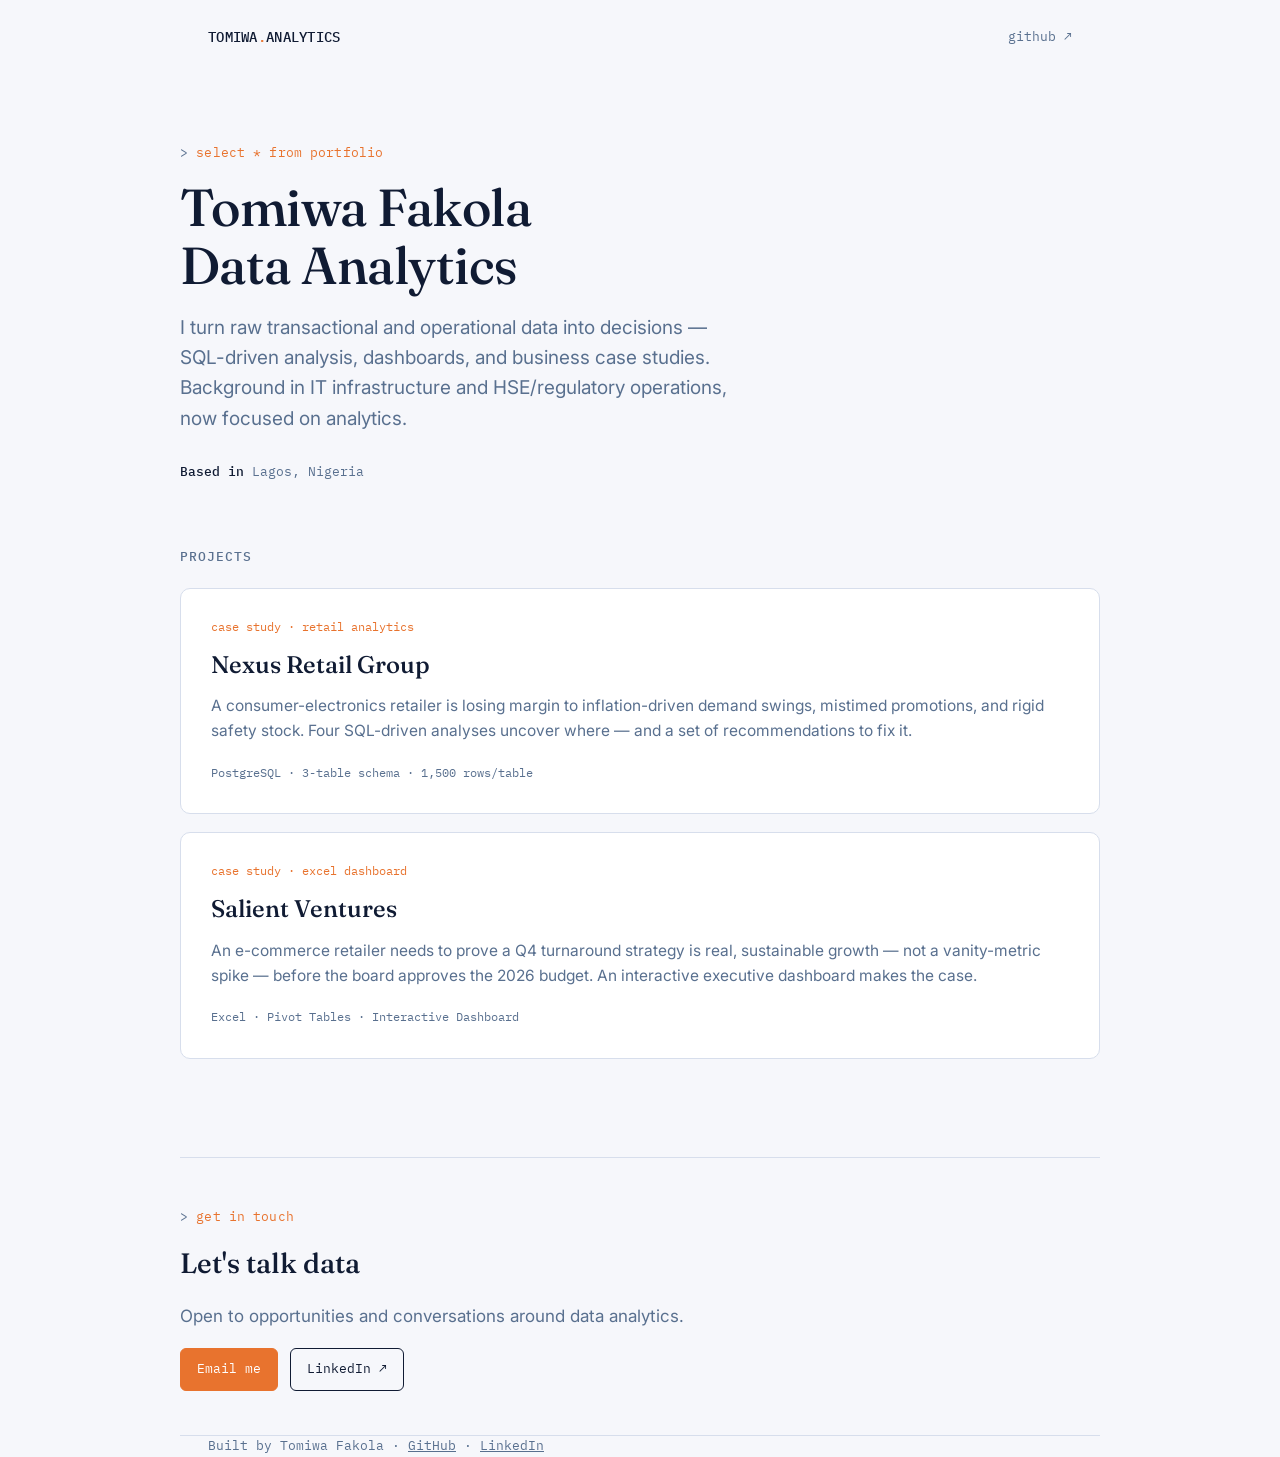
<file: index.html>
<!DOCTYPE html>
<html lang="en">
<head>
<meta charset="UTF-8">
<meta name="viewport" content="width=device-width, initial-scale=1.0">
<title>Tomiwa Fakola — Data Analytics Portfolio</title>
<meta name="description" content="Data analytics portfolio — SQL case studies, dashboards and business insight projects by Tomiwa Fakola.">
<link rel="preconnect" href="https://fonts.googleapis.com">
<link rel="preconnect" href="https://fonts.gstatic.com" crossorigin>
<link rel="stylesheet" href="assets/css/style.css">
<link rel="stylesheet" href="https://fonts.googleapis.com/css2?family=Fraunces:opsz,wght@9..144,400;9..144,500;9..144,600&family=Inter:wght@400;500;600&family=IBM+Plex+Mono:wght@400;500&display=swap" media="print" onload="this.media='all'">
</head>
<body>

<nav class="nav">
  <a class="mark" href="index.html">TOMIWA<span>.</span>ANALYTICS</a>
  <a class="back" href="https://github.com/FakolaTomiwa" id="gh-link">github ↗</a>
</nav>

<header class="hero wrap">
  <span class="tag">select * from portfolio</span>
  <h1>Tomiwa Fakola<br>Data Analytics</h1>
  <p class="lede">I turn raw transactional and operational data into decisions — SQL-driven analysis, dashboards, and business case studies. Background in IT infrastructure and HSE/regulatory operations, now focused on analytics.</p>
  <div class="meta">
    <span><strong>Based in</strong> Lagos, Nigeria</span>
  </div>
</header>

<section class="projects wrap">
  <h2>Projects</h2>

  <a class="card" href="projects/nexus-retail-group.html">
    <span class="card-tag">case study · retail analytics</span>
    <h3>Nexus Retail Group</h3>
    <p>A consumer-electronics retailer is losing margin to inflation-driven demand swings, mistimed promotions, and rigid safety stock. Four SQL-driven analyses uncover where — and a set of recommendations to fix it.</p>
    <span class="stack">PostgreSQL · 3-table schema · 1,500 rows/table</span>
  </a>

  <a class="card" href="projects/salient-ventures.html">
    <span class="card-tag">case study · excel dashboard</span>
    <h3>Salient Ventures</h3>
    <p>An e-commerce retailer needs to prove a Q4 turnaround strategy is real, sustainable growth — not a vanity-metric spike — before the board approves the 2026 budget. An interactive executive dashboard makes the case.</p>
    <span class="stack">Excel · Pivot Tables · Interactive Dashboard</span>
  </a>
</section>

<section class="section wrap" style="border-top:1px solid var(--line);padding-top:44px;">
  <span class="tag">get in touch</span>
  <h2 style="font-family:'Fraunces',serif;font-weight:500;font-size:28px;margin:0 0 16px;">Let's talk data</h2>
  <p style="color:var(--slate);">Open to opportunities and conversations around data analytics.</p>
  <div class="downloads">
    <a class="btn primary" href="mailto:fakolaluwtomiwa78@gmail.com">Email me</a>
    <a class="btn" href="https://www.linkedin.com/in/oluwatomiwa-fakola/">LinkedIn ↗</a>
  </div>
</section>

<footer class="wrap">
  <p>Built by Tomiwa Fakola · <a href="https://github.com/FakolaTomiwa" id="gh-footer">GitHub</a> · <a href="https://www.linkedin.com/in/oluwatomiwa-fakola/">LinkedIn</a></p>
</footer>

</body>
</html>
</file>
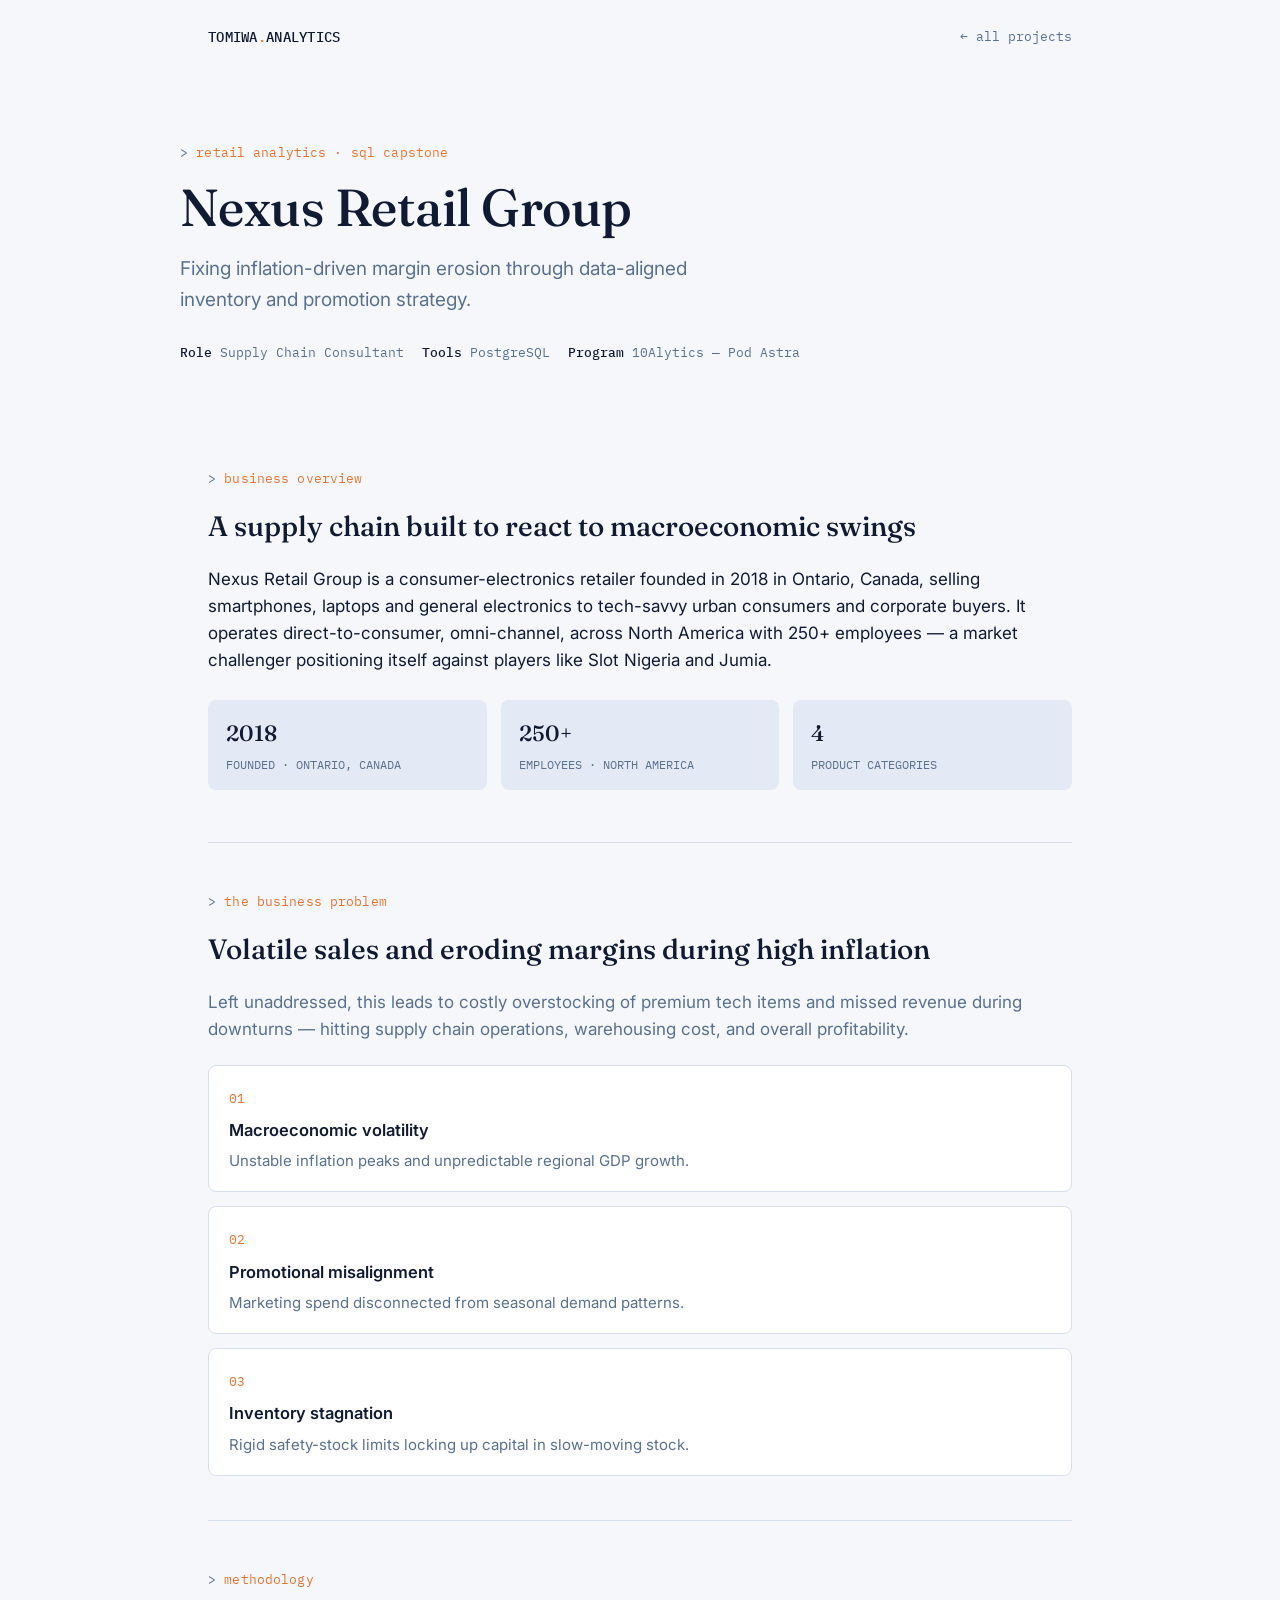
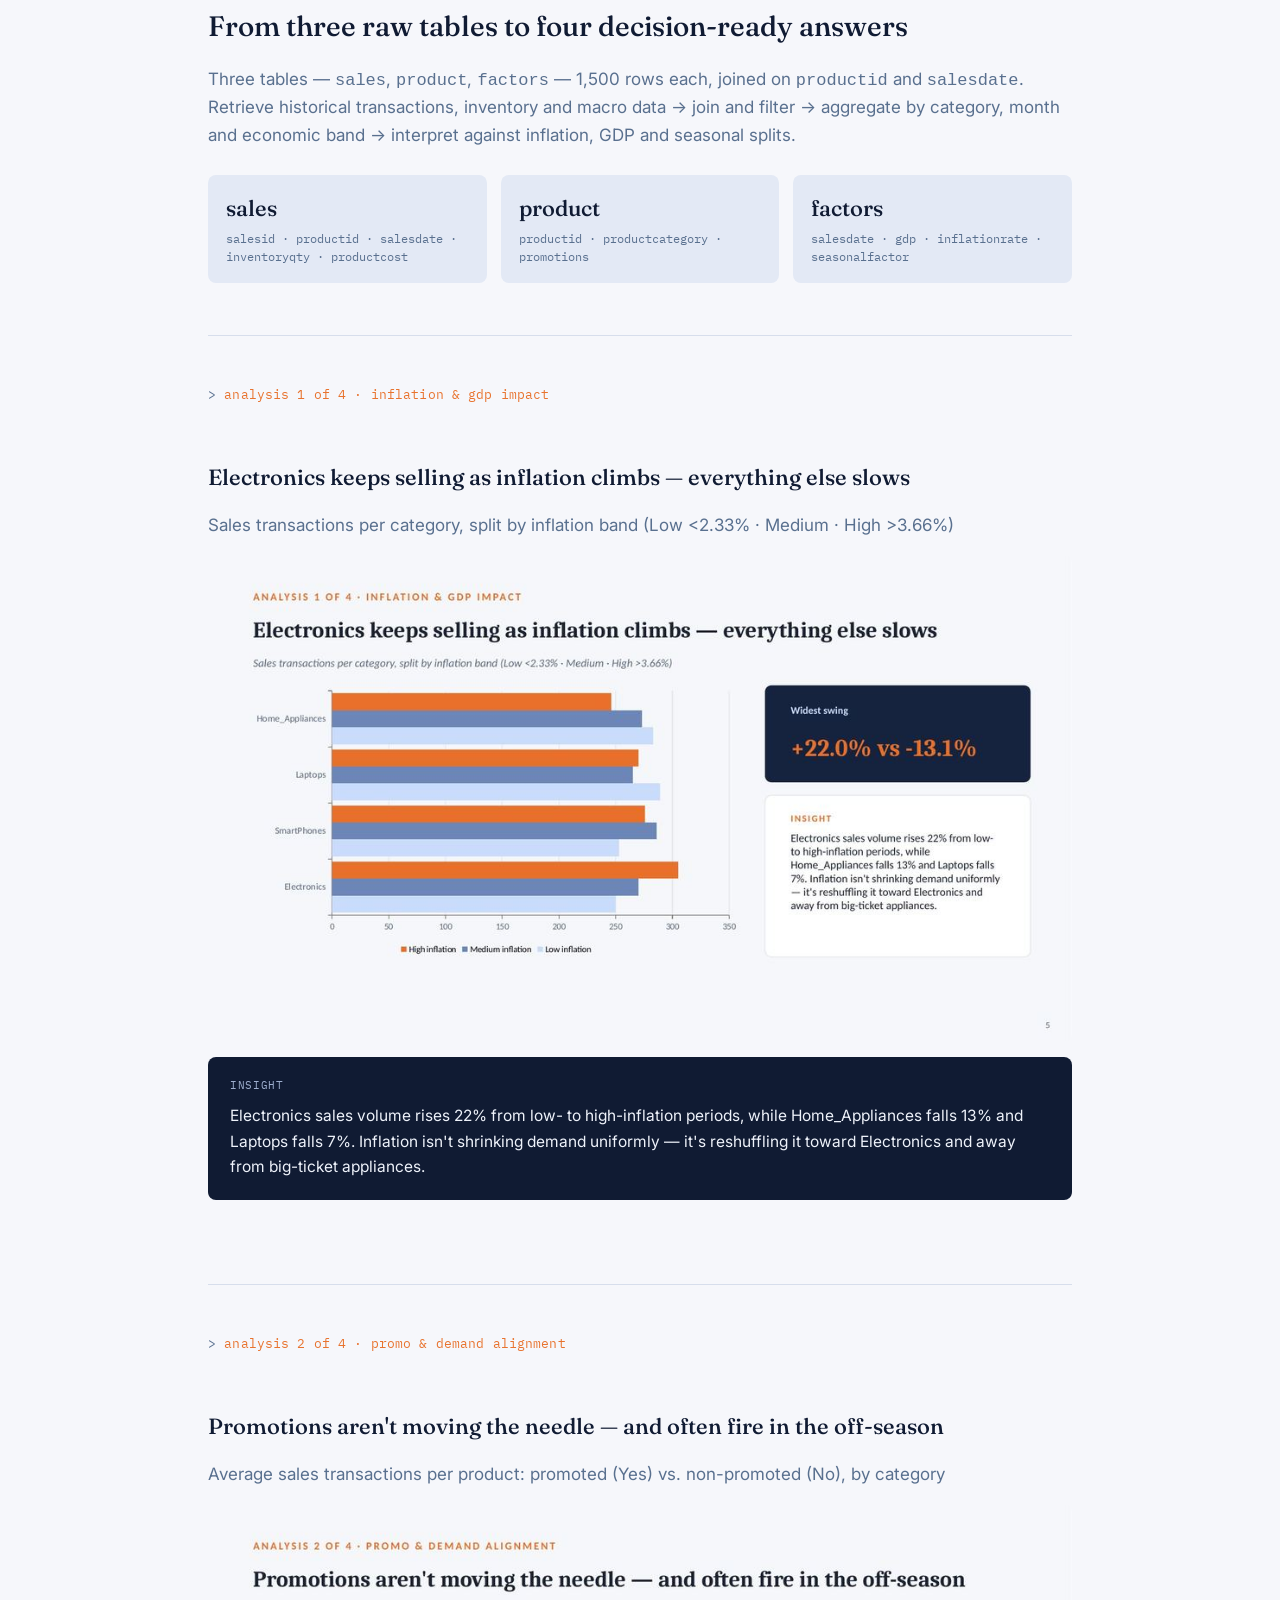
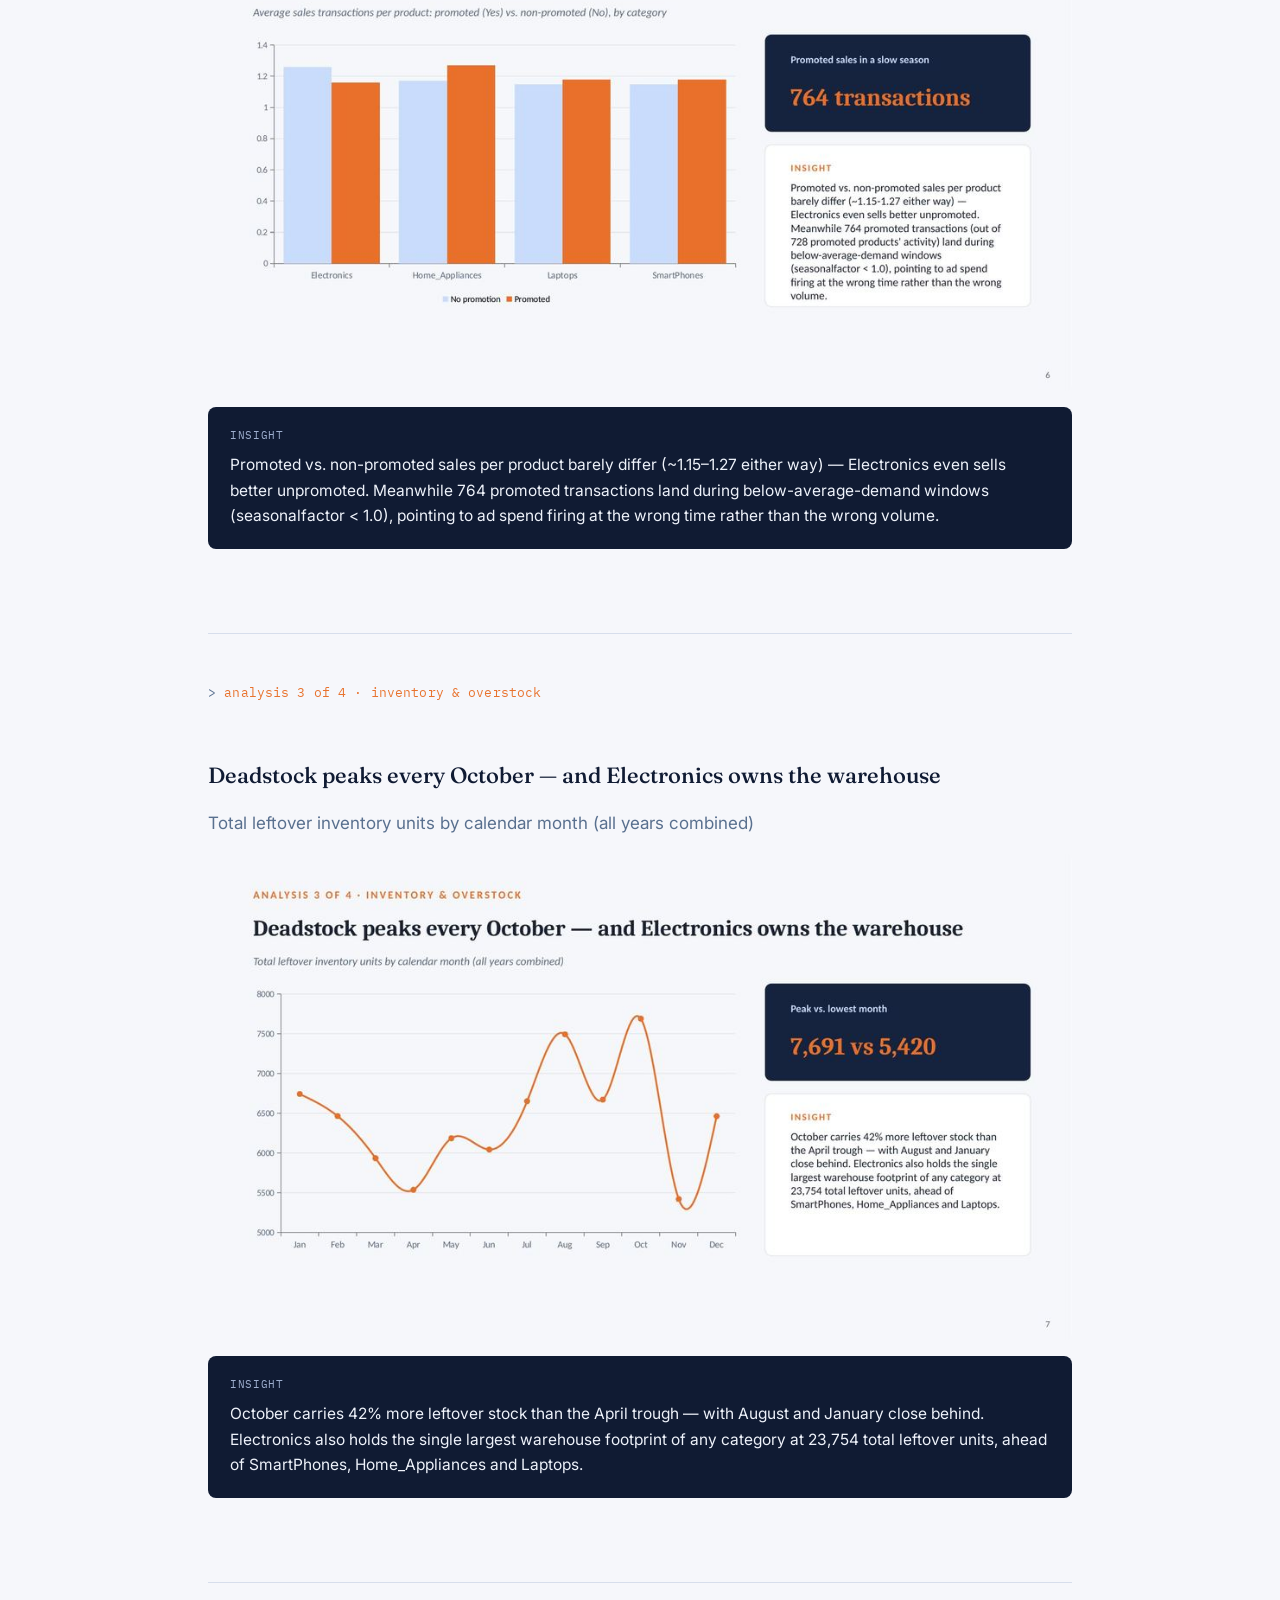
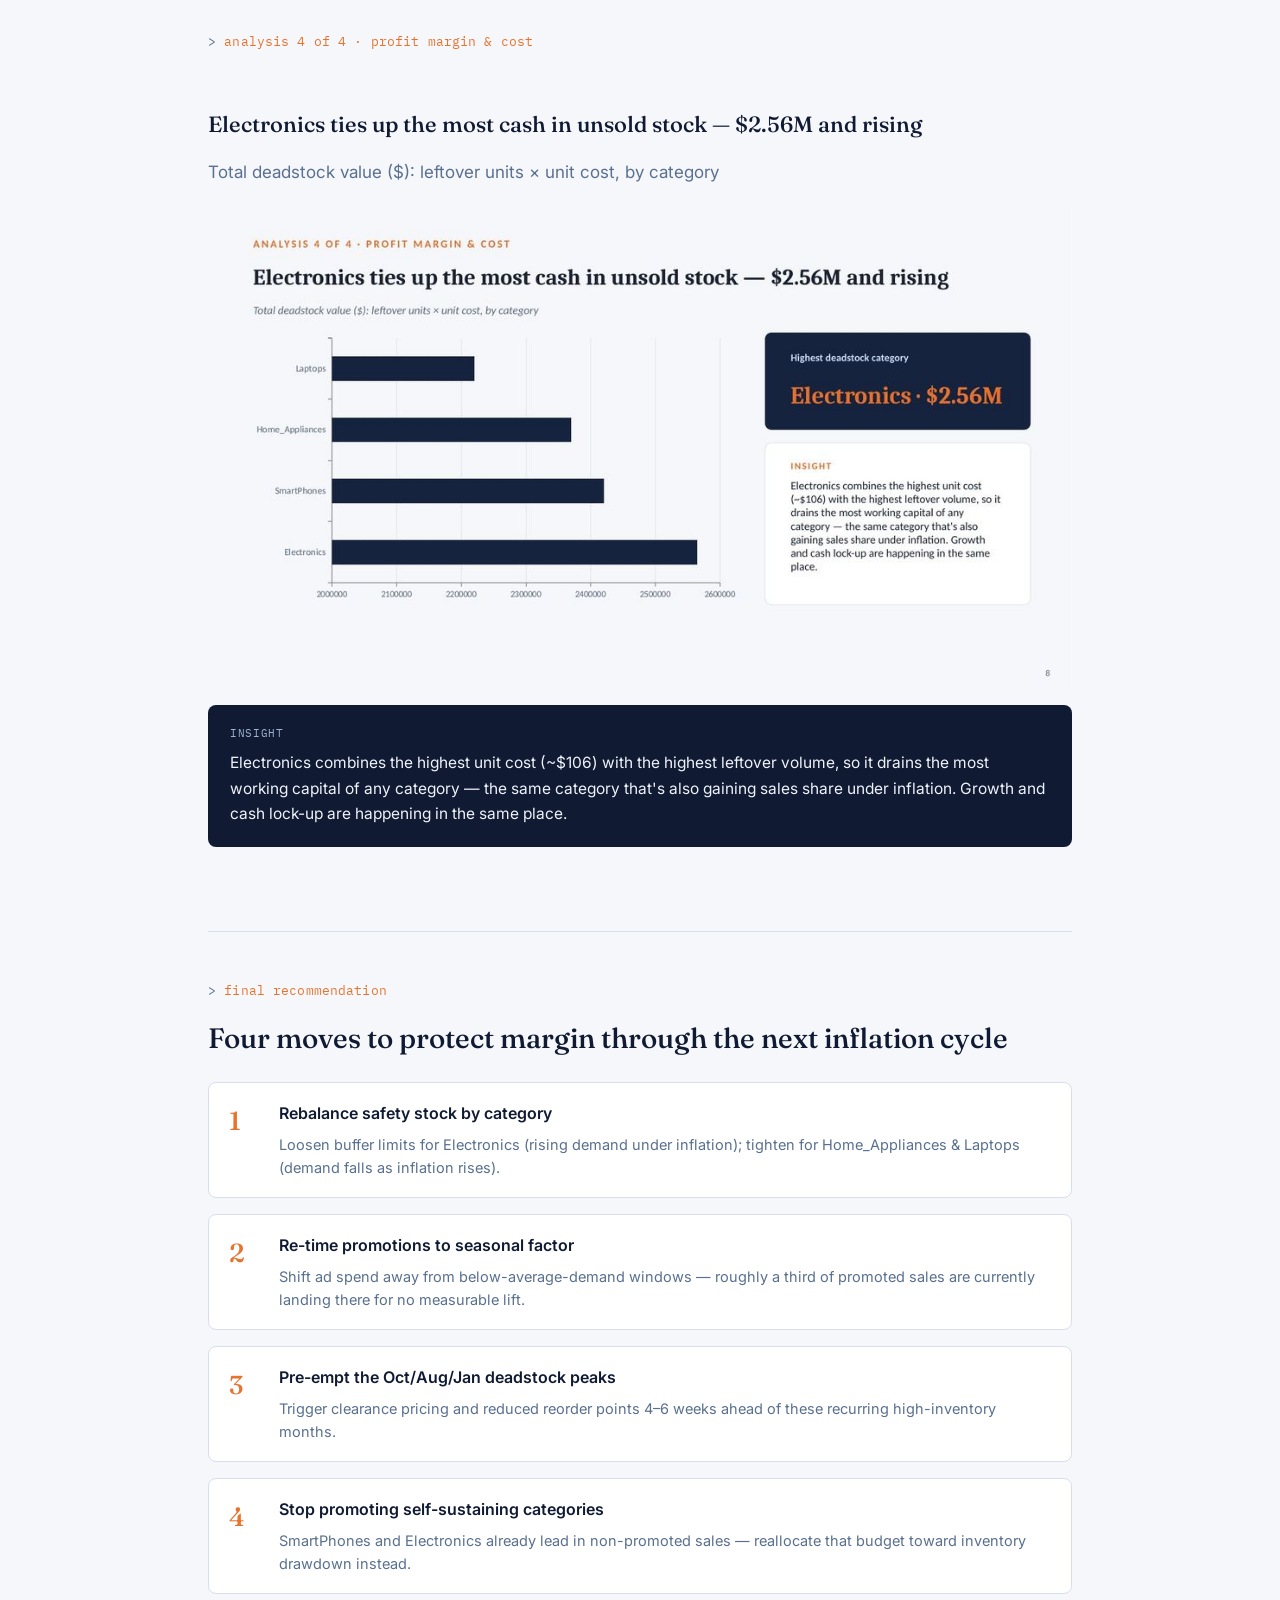
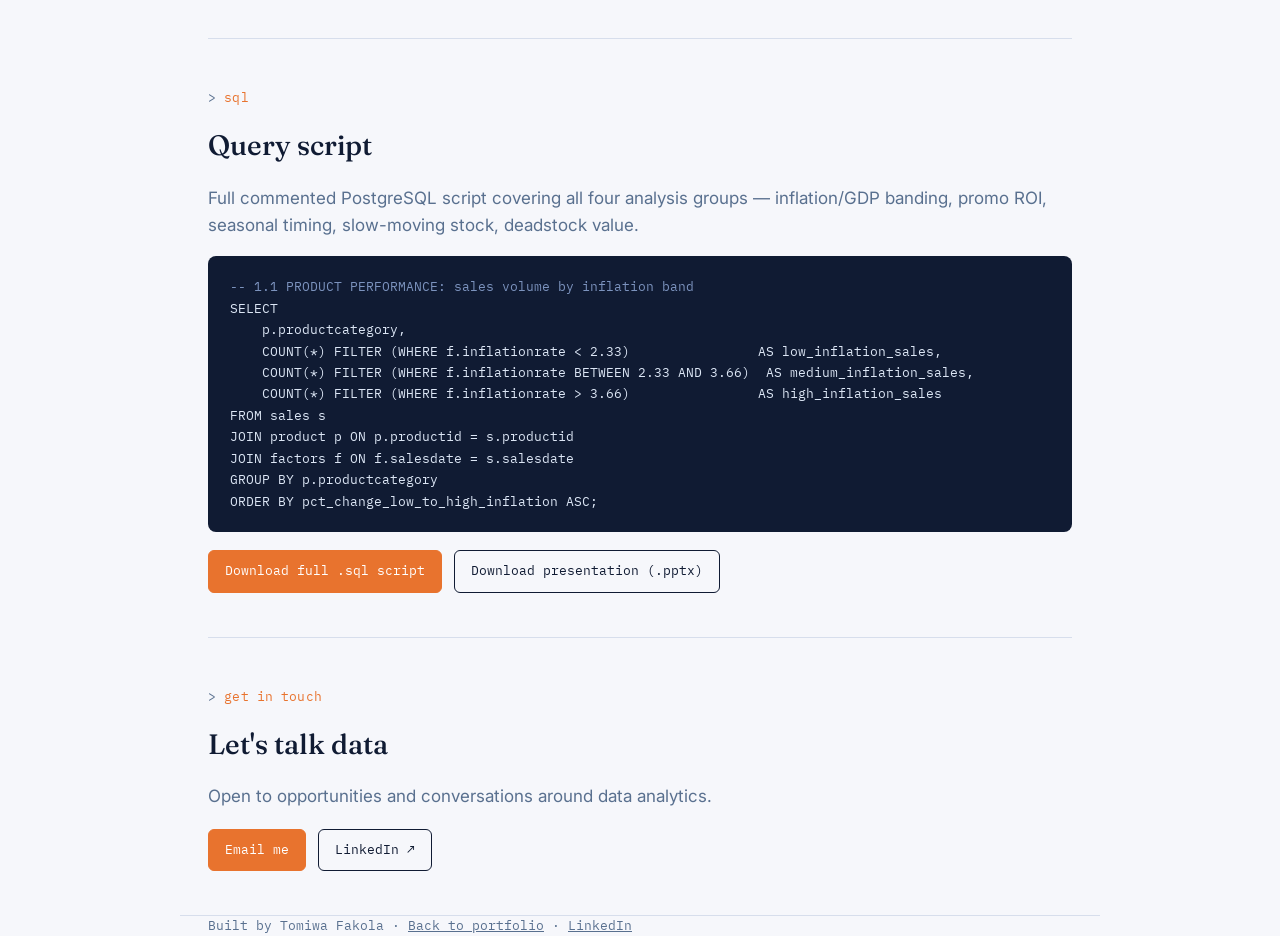
<file: projects/nexus-retail-group.html>
<!DOCTYPE html>
<html lang="en">
<head>
<meta charset="UTF-8">
<meta name="viewport" content="width=device-width, initial-scale=1.0">
<title>Nexus Retail Group — Tomiwa Fakola</title>
<meta name="description" content="SQL capstone case study: diagnosing inflation-driven margin erosion at a consumer electronics retailer using PostgreSQL.">
<link rel="preconnect" href="https://fonts.googleapis.com">
<link rel="preconnect" href="https://fonts.gstatic.com" crossorigin>
<link rel="stylesheet" href="../assets/css/style.css">
<link rel="stylesheet" href="https://fonts.googleapis.com/css2?family=Fraunces:opsz,wght@9..144,400;9..144,500;9..144,600&family=Inter:wght@400;500;600&family=IBM+Plex+Mono:wght@400;500&display=swap" media="print" onload="this.media='all'">
</head>
<body>

<nav class="nav">
  <a class="mark" href="../index.html">TOMIWA<span>.</span>ANALYTICS</a>
  <a class="back" href="../index.html">← all projects</a>
</nav>

<header class="hero wrap">
  <span class="tag">retail analytics · sql capstone</span>
  <h1>Nexus Retail Group</h1>
  <p class="lede">Fixing inflation-driven margin erosion through data-aligned inventory and promotion strategy.</p>
  <div class="meta">
    <span><strong>Role</strong> Supply Chain Consultant</span>
    <span><strong>Tools</strong> PostgreSQL</span>
    <span><strong>Program</strong> 10Alytics — Pod Astra</span>
  </div>
</header>

<main class="wrap">

  <section class="section">
    <span class="tag">business overview</span>
    <h2>A supply chain built to react to macroeconomic swings</h2>
    <p>Nexus Retail Group is a consumer-electronics retailer founded in 2018 in Ontario, Canada, selling smartphones, laptops and general electronics to tech-savvy urban consumers and corporate buyers. It operates direct-to-consumer, omni-channel, across North America with 250+ employees — a market challenger positioning itself against players like Slot Nigeria and Jumia.</p>
    <div class="stats">
      <div class="stat"><div class="num">2018</div><div class="lbl">FOUNDED · ONTARIO, CANADA</div></div>
      <div class="stat"><div class="num">250+</div><div class="lbl">EMPLOYEES · NORTH AMERICA</div></div>
      <div class="stat"><div class="num">4</div><div class="lbl">PRODUCT CATEGORIES</div></div>
    </div>
  </section>

  <section class="section">
    <span class="tag">the business problem</span>
    <h2>Volatile sales and eroding margins during high inflation</h2>
    <p class="muted">Left unaddressed, this leads to costly overstocking of premium tech items and missed revenue during downturns — hitting supply chain operations, warehousing cost, and overall profitability.</p>
    <div class="problems">
      <div class="problem">
        <span class="n">01</span>
        <h4>Macroeconomic volatility</h4>
        <p>Unstable inflation peaks and unpredictable regional GDP growth.</p>
      </div>
      <div class="problem">
        <span class="n">02</span>
        <h4>Promotional misalignment</h4>
        <p>Marketing spend disconnected from seasonal demand patterns.</p>
      </div>
      <div class="problem">
        <span class="n">03</span>
        <h4>Inventory stagnation</h4>
        <p>Rigid safety-stock limits locking up capital in slow-moving stock.</p>
      </div>
    </div>
  </section>

  <section class="section">
    <span class="tag">methodology</span>
    <h2>From three raw tables to four decision-ready answers</h2>
    <p class="muted">Three tables — <code>sales</code>, <code>product</code>, <code>factors</code> — 1,500 rows each, joined on <code>productid</code> and <code>salesdate</code>. Retrieve historical transactions, inventory and macro data → join and filter → aggregate by category, month and economic band → interpret against inflation, GDP and seasonal splits.</p>
    <div class="stats">
      <div class="stat"><div class="num">sales</div><div class="lbl">salesid · productid · salesdate · inventoryqty · productcost</div></div>
      <div class="stat"><div class="num">product</div><div class="lbl">productid · productcategory · promotions</div></div>
      <div class="stat"><div class="num">factors</div><div class="lbl">salesdate · gdp · inflationrate · seasonalfactor</div></div>
    </div>
  </section>

  <section class="section">
    <span class="tag">analysis 1 of 4 · inflation &amp; gdp impact</span>
    <div class="insight-block">
      <h3>Electronics keeps selling as inflation climbs — everything else slows</h3>
      <p class="muted">Sales transactions per category, split by inflation band (Low &lt;2.33% · Medium · High &gt;3.66%)</p>
      <img src="../assets/images/nexus-chart-inflation.jpg" alt="Bar chart: sales transactions per product category across low, medium and high inflation bands">
      <div class="callout">
        <div class="lbl">Insight</div>
        <p>Electronics sales volume rises 22% from low- to high-inflation periods, while Home_Appliances falls 13% and Laptops falls 7%. Inflation isn't shrinking demand uniformly — it's reshuffling it toward Electronics and away from big-ticket appliances.</p>
      </div>
    </div>
  </section>

  <section class="section">
    <span class="tag">analysis 2 of 4 · promo &amp; demand alignment</span>
    <div class="insight-block">
      <h3>Promotions aren't moving the needle — and often fire in the off-season</h3>
      <p class="muted">Average sales transactions per product: promoted (Yes) vs. non-promoted (No), by category</p>
      <img src="../assets/images/nexus-chart-promo.jpg" alt="Bar chart comparing average sales per product for promoted versus non-promoted items by category">
      <div class="callout">
        <div class="lbl">Insight</div>
        <p>Promoted vs. non-promoted sales per product barely differ (~1.15–1.27 either way) — Electronics even sells better unpromoted. Meanwhile 764 promoted transactions land during below-average-demand windows (seasonalfactor &lt; 1.0), pointing to ad spend firing at the wrong time rather than the wrong volume.</p>
      </div>
    </div>
  </section>

  <section class="section">
    <span class="tag">analysis 3 of 4 · inventory &amp; overstock</span>
    <div class="insight-block">
      <h3>Deadstock peaks every October — and Electronics owns the warehouse</h3>
      <p class="muted">Total leftover inventory units by calendar month (all years combined)</p>
      <img src="../assets/images/nexus-chart-inventory.jpg" alt="Bar chart of leftover inventory units by calendar month, peaking in October">
      <div class="callout">
        <div class="lbl">Insight</div>
        <p>October carries 42% more leftover stock than the April trough — with August and January close behind. Electronics also holds the single largest warehouse footprint of any category at 23,754 total leftover units, ahead of SmartPhones, Home_Appliances and Laptops.</p>
      </div>
    </div>
  </section>

  <section class="section">
    <span class="tag">analysis 4 of 4 · profit margin &amp; cost</span>
    <div class="insight-block">
      <h3>Electronics ties up the most cash in unsold stock — $2.56M and rising</h3>
      <p class="muted">Total deadstock value ($): leftover units × unit cost, by category</p>
      <img src="../assets/images/nexus-chart-margin.jpg" alt="Bar chart of total deadstock value in dollars by product category">
      <div class="callout">
        <div class="lbl">Insight</div>
        <p>Electronics combines the highest unit cost (~$106) with the highest leftover volume, so it drains the most working capital of any category — the same category that's also gaining sales share under inflation. Growth and cash lock-up are happening in the same place.</p>
      </div>
    </div>
  </section>

  <section class="section">
    <span class="tag">final recommendation</span>
    <h2>Four moves to protect margin through the next inflation cycle</h2>
    <div class="reco">
      <div class="reco-item">
        <div class="idx">1</div>
        <div><h4>Rebalance safety stock by category</h4><p>Loosen buffer limits for Electronics (rising demand under inflation); tighten for Home_Appliances &amp; Laptops (demand falls as inflation rises).</p></div>
      </div>
      <div class="reco-item">
        <div class="idx">2</div>
        <div><h4>Re-time promotions to seasonal factor</h4><p>Shift ad spend away from below-average-demand windows — roughly a third of promoted sales are currently landing there for no measurable lift.</p></div>
      </div>
      <div class="reco-item">
        <div class="idx">3</div>
        <div><h4>Pre-empt the Oct/Aug/Jan deadstock peaks</h4><p>Trigger clearance pricing and reduced reorder points 4–6 weeks ahead of these recurring high-inventory months.</p></div>
      </div>
      <div class="reco-item">
        <div class="idx">4</div>
        <div><h4>Stop promoting self-sustaining categories</h4><p>SmartPhones and Electronics already lead in non-promoted sales — reallocate that budget toward inventory drawdown instead.</p></div>
      </div>
    </div>
  </section>

  <section class="section">
    <span class="tag">sql</span>
    <h2>Query script</h2>
    <p class="muted">Full commented PostgreSQL script covering all four analysis groups — inflation/GDP banding, promo ROI, seasonal timing, slow-moving stock, deadstock value.</p>
    <pre><span class="cm">-- 1.1 PRODUCT PERFORMANCE: sales volume by inflation band</span>
SELECT
    p.productcategory,
    COUNT(*) FILTER (WHERE f.inflationrate &lt; 2.33)                AS low_inflation_sales,
    COUNT(*) FILTER (WHERE f.inflationrate BETWEEN 2.33 AND 3.66)  AS medium_inflation_sales,
    COUNT(*) FILTER (WHERE f.inflationrate &gt; 3.66)                AS high_inflation_sales
FROM sales s
JOIN product p ON p.productid = s.productid
JOIN factors f ON f.salesdate = s.salesdate
GROUP BY p.productcategory
ORDER BY pct_change_low_to_high_inflation ASC;</pre>
    <div class="downloads">
      <a class="btn primary" href="../assets/files/nexus_capstone_queries.sql" download>Download full .sql script</a>
      <a class="btn" href="../assets/files/Nexus_Retail_Group_Capstone.pptx" download>Download presentation (.pptx)</a>
    </div>
  </section>
  <section class="section">
    <span class="tag">get in touch</span>
    <h2>Let's talk data</h2>
    <p class="muted">Open to opportunities and conversations around data analytics.</p>
    <div class="downloads">
      <a class="btn primary" href="mailto:fakolaluwtomiwa78@gmail.com">Email me</a>
      <a class="btn" href="https://www.linkedin.com/in/oluwatomiwa-fakola/">LinkedIn ↗</a>
    </div>
  </section>

</main>

<footer class="wrap">
  <p>Built by Tomiwa Fakola · <a href="../index.html">Back to portfolio</a> · <a href="https://www.linkedin.com/in/oluwatomiwa-fakola/">LinkedIn</a></p>
</footer>

</body>
</html>
</file>
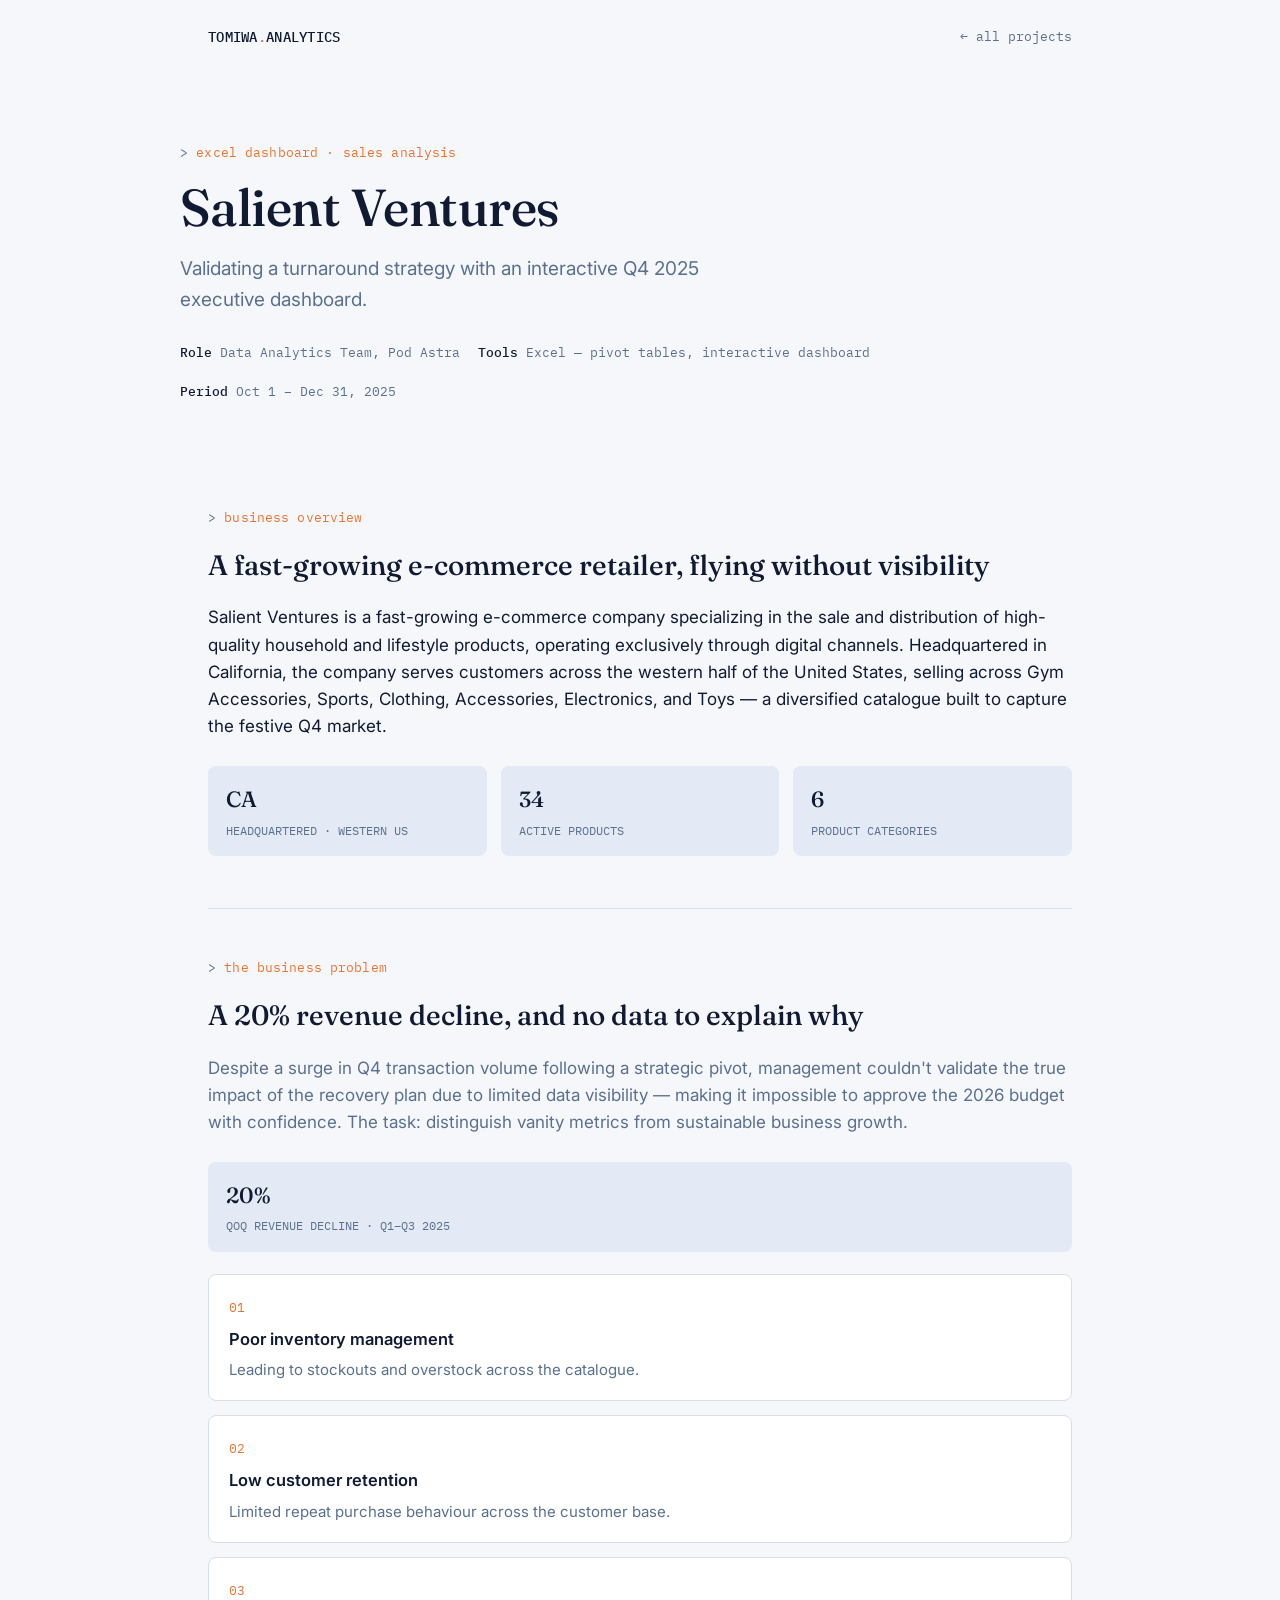
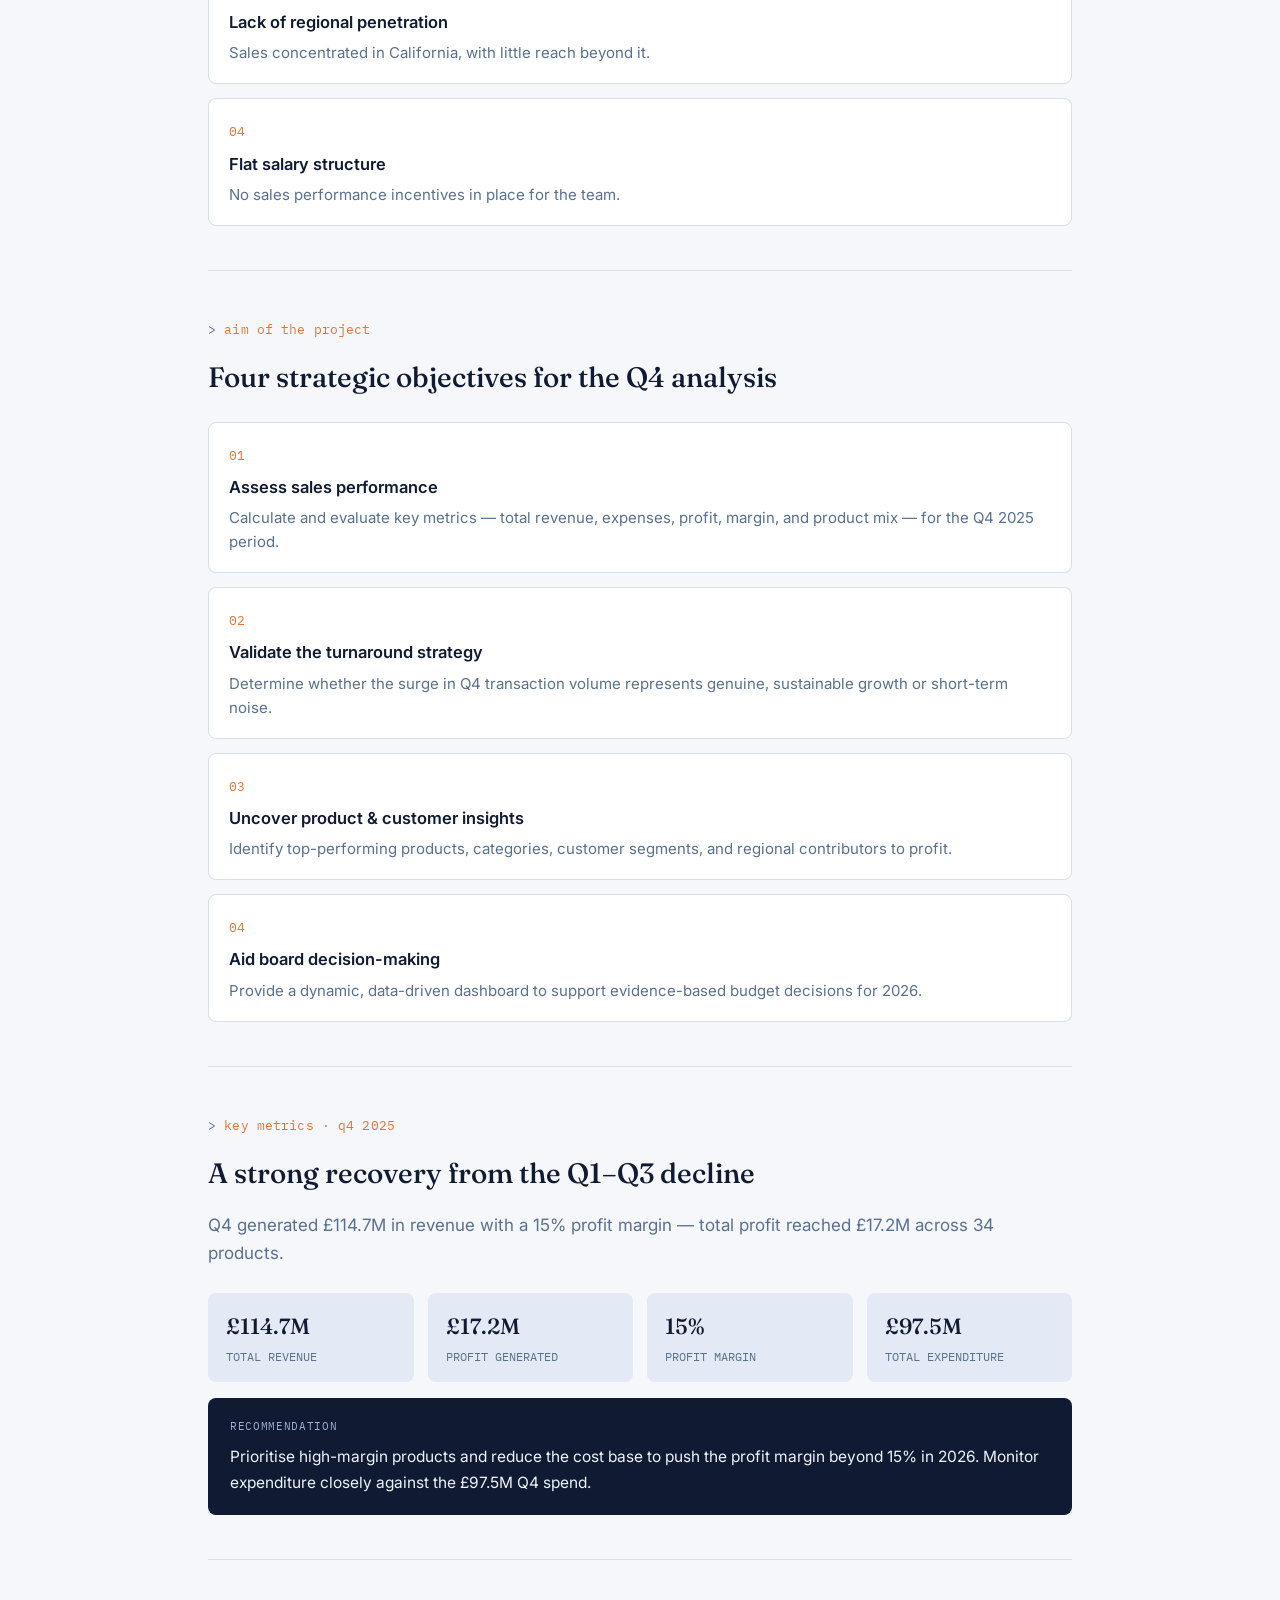
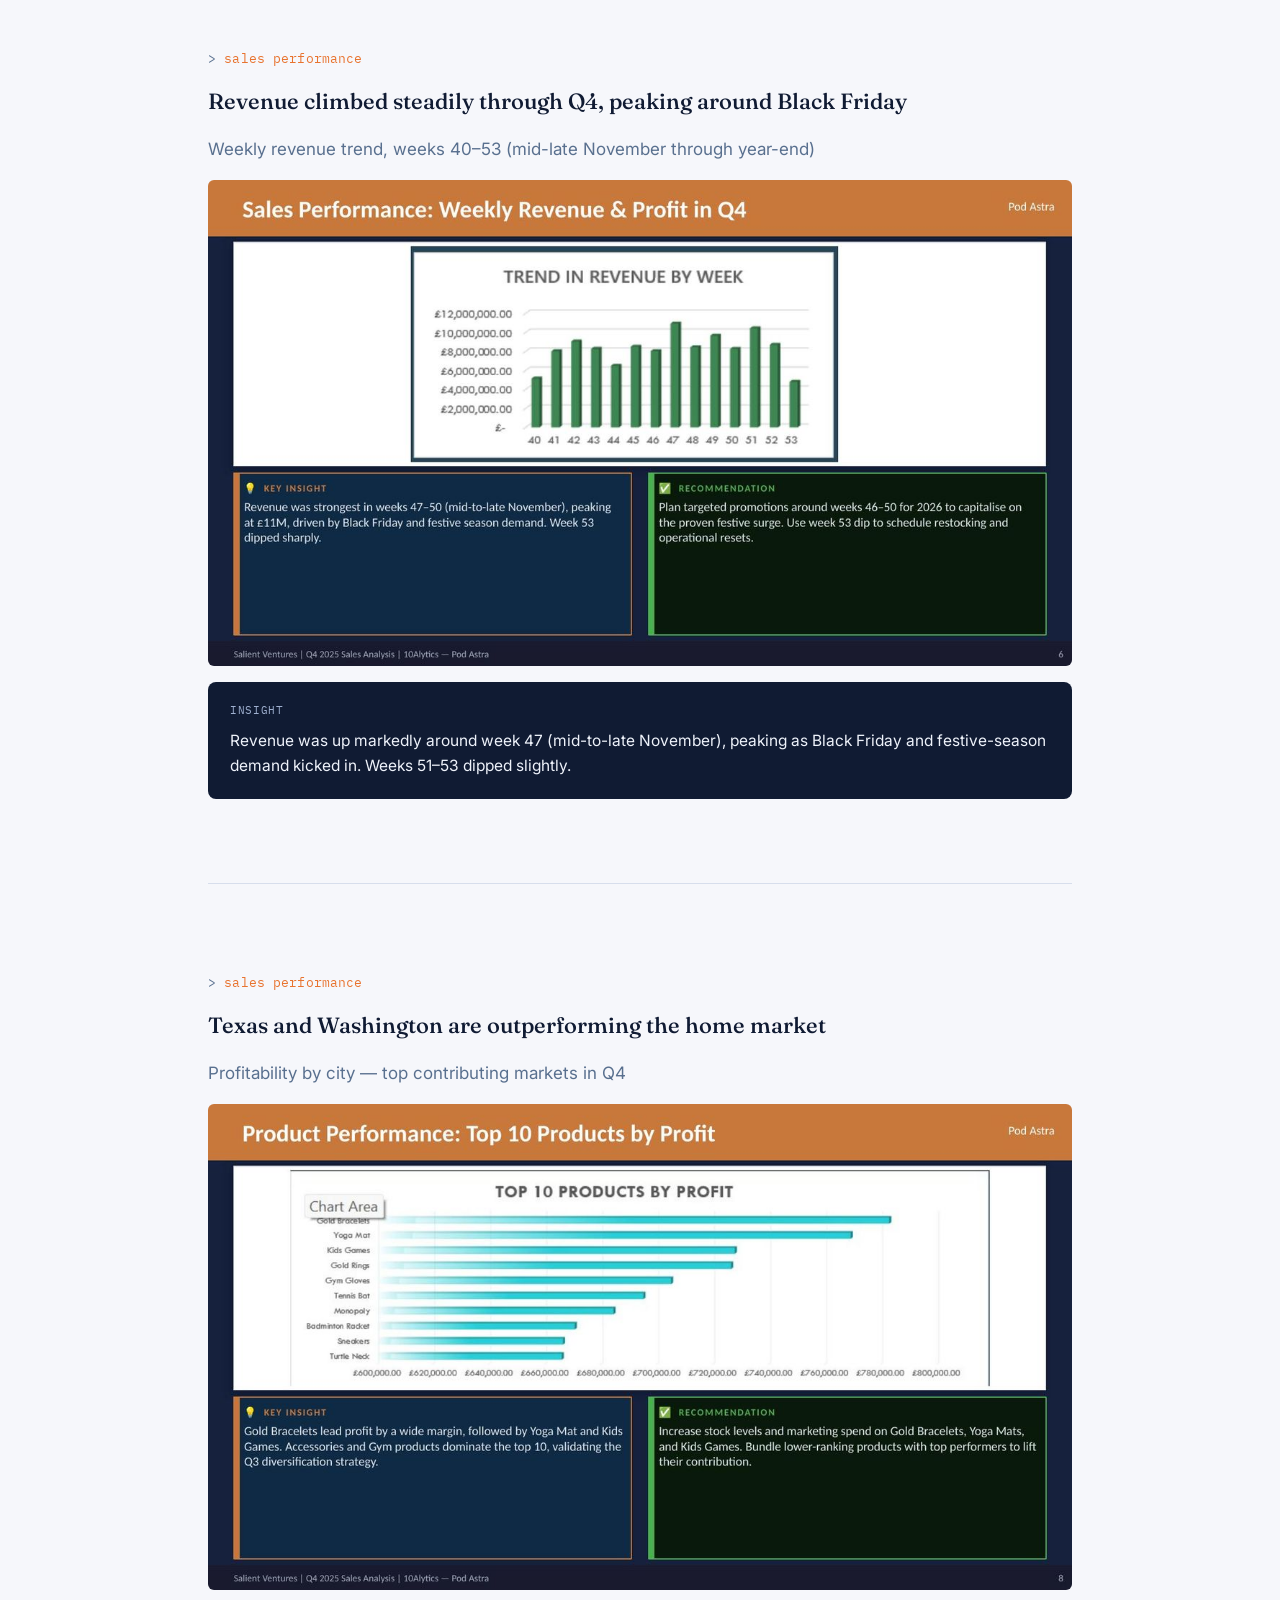
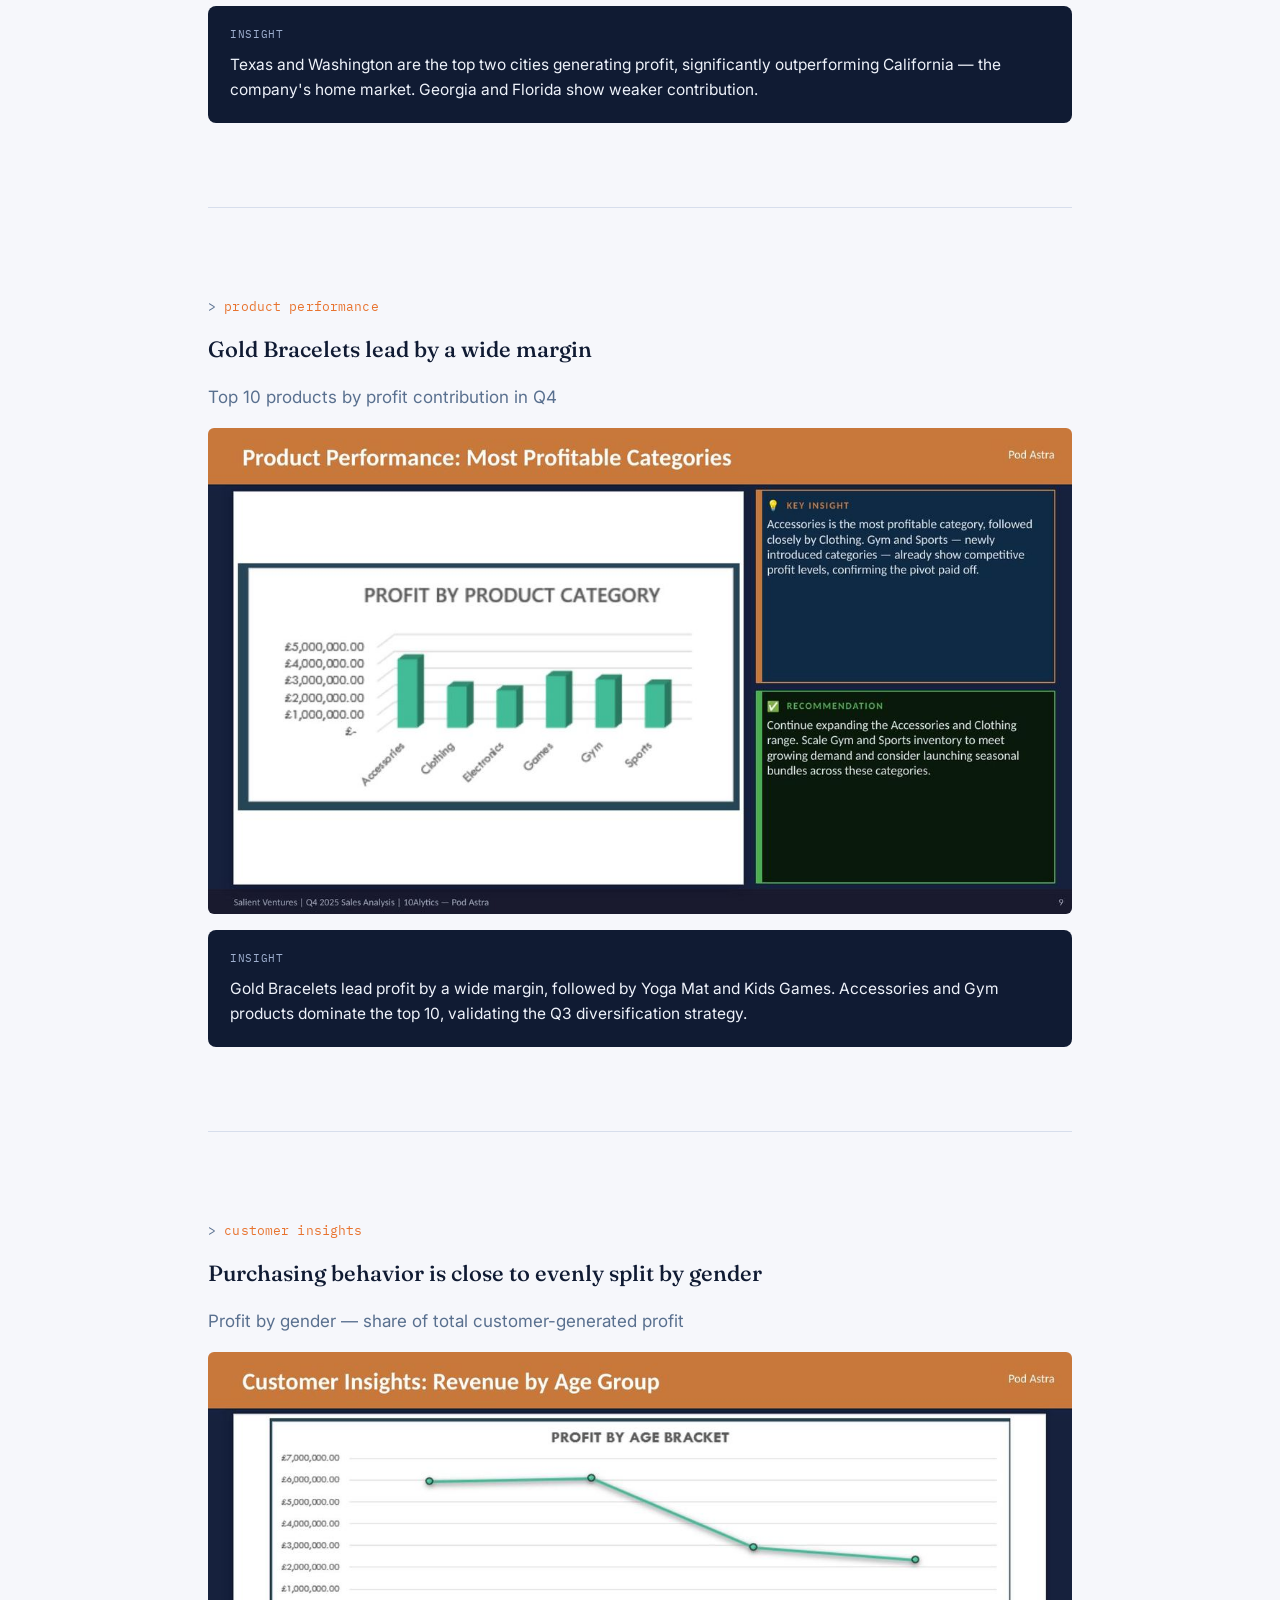
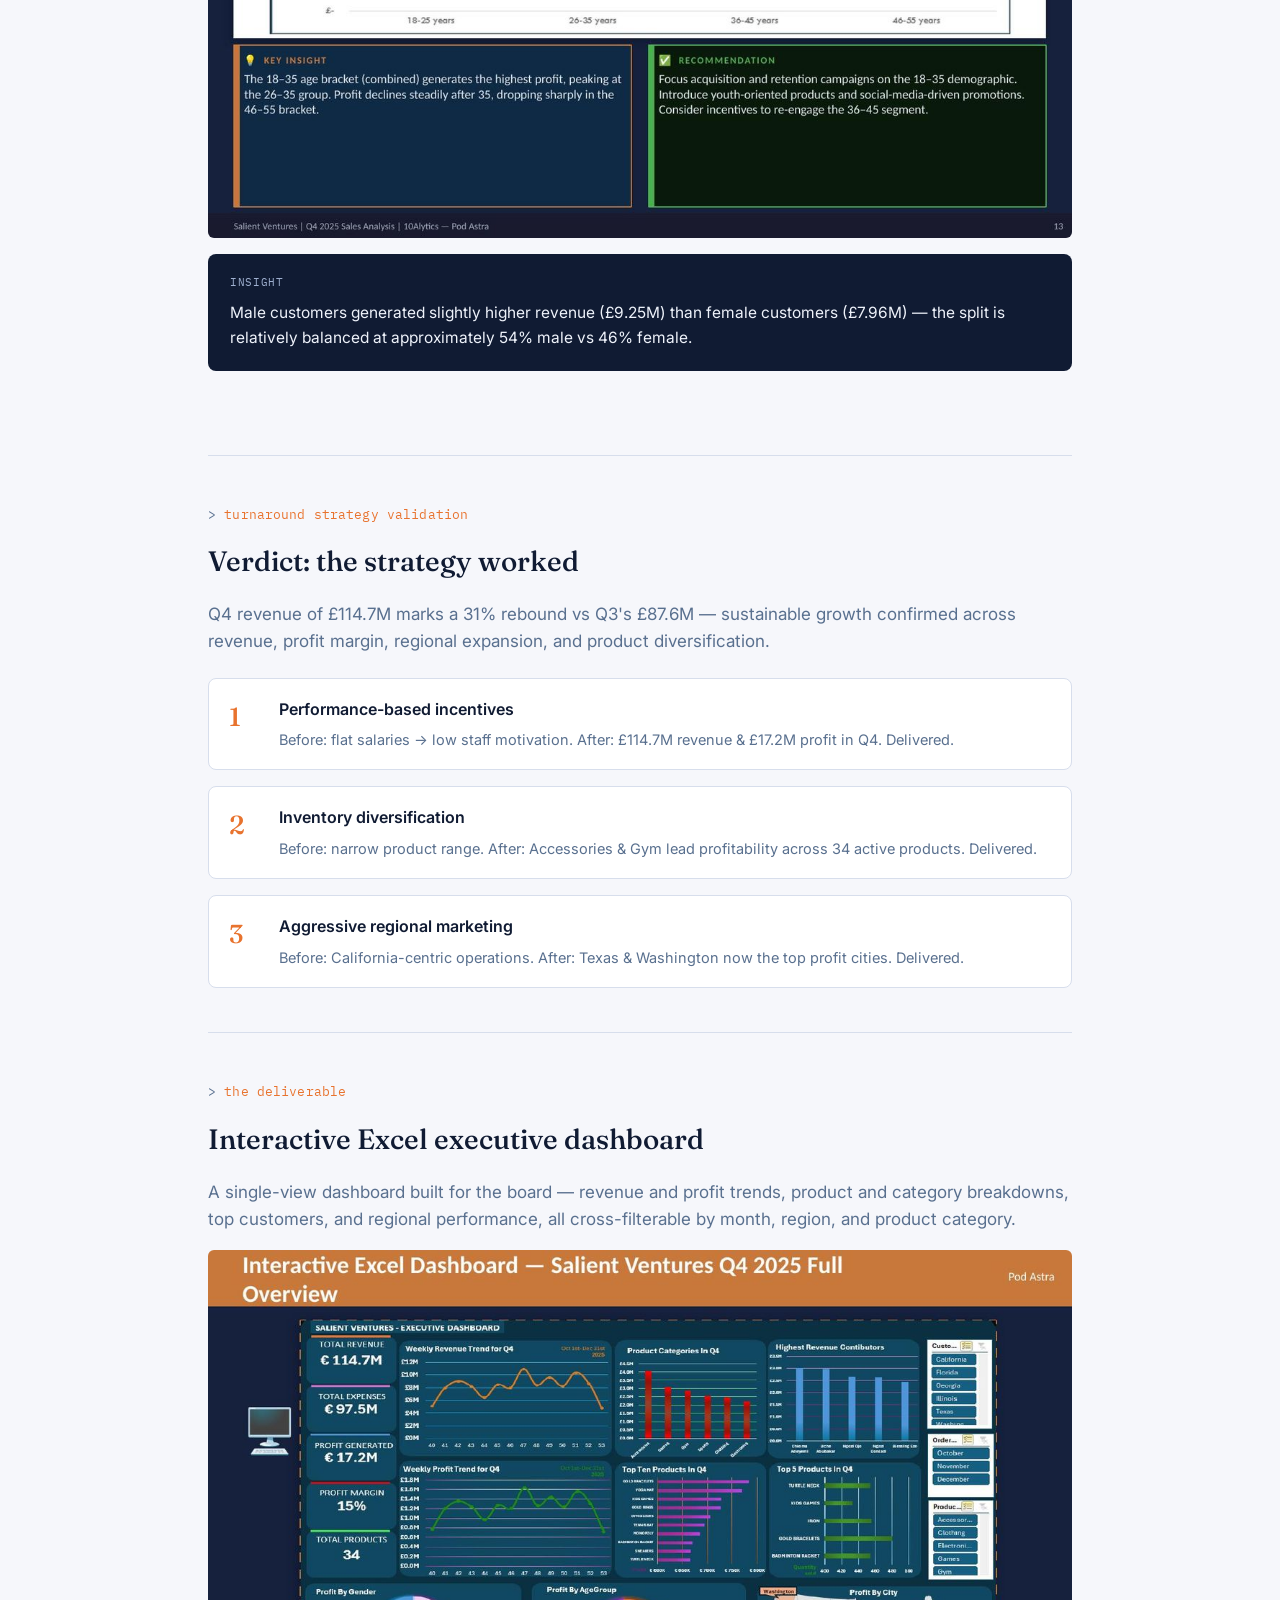
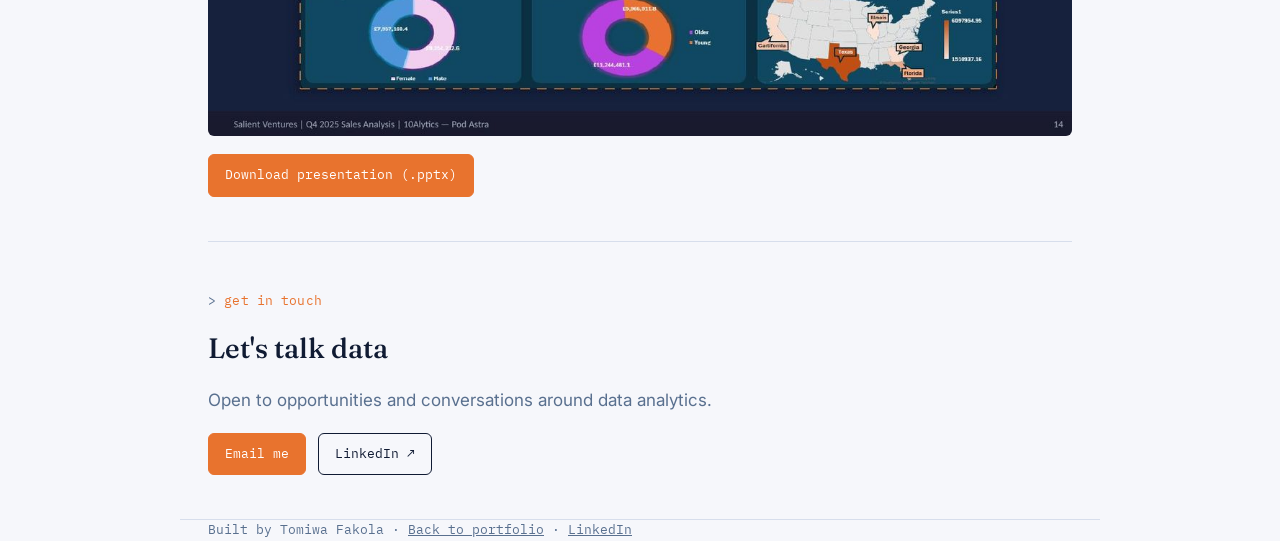
<file: projects/salient-ventures.html>
<!DOCTYPE html>
<html lang="en">
<head>
<meta charset="UTF-8">
<meta name="viewport" content="width=device-width, initial-scale=1.0">
<title>Salient Ventures — Tomiwa Fakola</title>
<meta name="description" content="Q4 2025 sales analysis and interactive Excel dashboard for Salient Ventures, an e-commerce retailer, built with Pod Astra at 10Alytics.">
<link rel="preconnect" href="https://fonts.googleapis.com">
<link rel="preconnect" href="https://fonts.gstatic.com" crossorigin>
<link rel="stylesheet" href="../assets/css/style.css">
<link rel="stylesheet" href="https://fonts.googleapis.com/css2?family=Fraunces:opsz,wght@9..144,400;9..144,500;9..144,600&family=Inter:wght@400;500;600&family=IBM+Plex+Mono:wght@400;500&display=swap" media="print" onload="this.media='all'">
</head>
<body>

<nav class="nav">
  <a class="mark" href="../index.html">TOMIWA<span>.</span>ANALYTICS</a>
  <a class="back" href="../index.html">← all projects</a>
</nav>

<header class="hero wrap">
  <span class="tag">excel dashboard · sales analysis</span>
  <h1>Salient Ventures</h1>
  <p class="lede">Validating a turnaround strategy with an interactive Q4 2025 executive dashboard.</p>
  <div class="meta">
    <span><strong>Role</strong> Data Analytics Team, Pod Astra</span>
    <span><strong>Tools</strong> Excel — pivot tables, interactive dashboard</span>
    <span><strong>Period</strong> Oct 1 – Dec 31, 2025</span>
  </div>
</header>

<main class="wrap">

  <section class="section">
    <span class="tag">business overview</span>
    <h2>A fast-growing e-commerce retailer, flying without visibility</h2>
    <p>Salient Ventures is a fast-growing e-commerce company specializing in the sale and distribution of high-quality household and lifestyle products, operating exclusively through digital channels. Headquartered in California, the company serves customers across the western half of the United States, selling across Gym Accessories, Sports, Clothing, Accessories, Electronics, and Toys — a diversified catalogue built to capture the festive Q4 market.</p>
    <div class="stats">
      <div class="stat"><div class="num">CA</div><div class="lbl">HEADQUARTERED · WESTERN US</div></div>
      <div class="stat"><div class="num">34</div><div class="lbl">ACTIVE PRODUCTS</div></div>
      <div class="stat"><div class="num">6</div><div class="lbl">PRODUCT CATEGORIES</div></div>
    </div>
  </section>

  <section class="section">
    <span class="tag">the business problem</span>
    <h2>A 20% revenue decline, and no data to explain why</h2>
    <p class="muted">Despite a surge in Q4 transaction volume following a strategic pivot, management couldn't validate the true impact of the recovery plan due to limited data visibility — making it impossible to approve the 2026 budget with confidence. The task: distinguish vanity metrics from sustainable business growth.</p>
    <div class="stats">
      <div class="stat"><div class="num">20%</div><div class="lbl">QOQ REVENUE DECLINE · Q1–Q3 2025</div></div>
    </div>
    <div class="problems">
      <div class="problem">
        <span class="n">01</span>
        <h4>Poor inventory management</h4>
        <p>Leading to stockouts and overstock across the catalogue.</p>
      </div>
      <div class="problem">
        <span class="n">02</span>
        <h4>Low customer retention</h4>
        <p>Limited repeat purchase behaviour across the customer base.</p>
      </div>
      <div class="problem">
        <span class="n">03</span>
        <h4>Lack of regional penetration</h4>
        <p>Sales concentrated in California, with little reach beyond it.</p>
      </div>
      <div class="problem">
        <span class="n">04</span>
        <h4>Flat salary structure</h4>
        <p>No sales performance incentives in place for the team.</p>
      </div>
    </div>
  </section>

  <section class="section">
    <span class="tag">aim of the project</span>
    <h2>Four strategic objectives for the Q4 analysis</h2>
    <div class="problems">
      <div class="problem">
        <span class="n">01</span>
        <h4>Assess sales performance</h4>
        <p>Calculate and evaluate key metrics — total revenue, expenses, profit, margin, and product mix — for the Q4 2025 period.</p>
      </div>
      <div class="problem">
        <span class="n">02</span>
        <h4>Validate the turnaround strategy</h4>
        <p>Determine whether the surge in Q4 transaction volume represents genuine, sustainable growth or short-term noise.</p>
      </div>
      <div class="problem">
        <span class="n">03</span>
        <h4>Uncover product &amp; customer insights</h4>
        <p>Identify top-performing products, categories, customer segments, and regional contributors to profit.</p>
      </div>
      <div class="problem">
        <span class="n">04</span>
        <h4>Aid board decision-making</h4>
        <p>Provide a dynamic, data-driven dashboard to support evidence-based budget decisions for 2026.</p>
      </div>
    </div>
  </section>

  <section class="section">
    <span class="tag">key metrics · q4 2025</span>
    <h2>A strong recovery from the Q1–Q3 decline</h2>
    <p class="muted">Q4 generated £114.7M in revenue with a 15% profit margin — total profit reached £17.2M across 34 products.</p>
    <div class="stats">
      <div class="stat"><div class="num">£114.7M</div><div class="lbl">TOTAL REVENUE</div></div>
      <div class="stat"><div class="num">£17.2M</div><div class="lbl">PROFIT GENERATED</div></div>
      <div class="stat"><div class="num">15%</div><div class="lbl">PROFIT MARGIN</div></div>
      <div class="stat"><div class="num">£97.5M</div><div class="lbl">TOTAL EXPENDITURE</div></div>
    </div>
    <div class="callout">
      <div class="lbl">Recommendation</div>
      <p>Prioritise high-margin products and reduce the cost base to push the profit margin beyond 15% in 2026. Monitor expenditure closely against the £97.5M Q4 spend.</p>
    </div>
  </section>

  <section class="section">
    <div class="insight-block">
      <span class="tag">sales performance</span>
      <h3>Revenue climbed steadily through Q4, peaking around Black Friday</h3>
      <p class="muted">Weekly revenue trend, weeks 40–53 (mid-late November through year-end)</p>
      <img src="../assets/images/salient/revenue-trend.jpg" alt="Line chart of weekly revenue trend for Q4 2025, peaking around week 47">
      <div class="callout">
        <div class="lbl">Insight</div>
        <p>Revenue was up markedly around week 47 (mid-to-late November), peaking as Black Friday and festive-season demand kicked in. Weeks 51–53 dipped slightly.</p>
      </div>
    </div>
  </section>

  <section class="section">
    <div class="insight-block">
      <span class="tag">sales performance</span>
      <h3>Texas and Washington are outperforming the home market</h3>
      <p class="muted">Profitability by city — top contributing markets in Q4</p>
      <img src="../assets/images/salient/city-profit.jpg" alt="Bar chart of profitability by city, led by Texas and Washington">
      <div class="callout">
        <div class="lbl">Insight</div>
        <p>Texas and Washington are the top two cities generating profit, significantly outperforming California — the company's home market. Georgia and Florida show weaker contribution.</p>
      </div>
    </div>
  </section>

  <section class="section">
    <div class="insight-block">
      <span class="tag">product performance</span>
      <h3>Gold Bracelets lead by a wide margin</h3>
      <p class="muted">Top 10 products by profit contribution in Q4</p>
      <img src="../assets/images/salient/top-products.jpg" alt="Horizontal bar chart of top 10 products by profit, led by Gold Bracelets">
      <div class="callout">
        <div class="lbl">Insight</div>
        <p>Gold Bracelets lead profit by a wide margin, followed by Yoga Mat and Kids Games. Accessories and Gym products dominate the top 10, validating the Q3 diversification strategy.</p>
      </div>
    </div>
  </section>

  <section class="section">
    <div class="insight-block">
      <span class="tag">customer insights</span>
      <h3>Purchasing behavior is close to evenly split by gender</h3>
      <p class="muted">Profit by gender — share of total customer-generated profit</p>
      <img src="../assets/images/salient/purchasing-behavior.jpg" alt="Donut chart of profit by gender, split roughly 54% male 46% female">
      <div class="callout">
        <div class="lbl">Insight</div>
        <p>Male customers generated slightly higher revenue (£9.25M) than female customers (£7.96M) — the split is relatively balanced at approximately 54% male vs 46% female.</p>
      </div>
    </div>
  </section>

  <section class="section">
    <span class="tag">turnaround strategy validation</span>
    <h2>Verdict: the strategy worked</h2>
    <p class="muted">Q4 revenue of £114.7M marks a 31% rebound vs Q3's £87.6M — sustainable growth confirmed across revenue, profit margin, regional expansion, and product diversification.</p>
    <div class="reco">
      <div class="reco-item">
        <div class="idx">1</div>
        <div><h4>Performance-based incentives</h4><p>Before: flat salaries → low staff motivation. After: £114.7M revenue &amp; £17.2M profit in Q4. Delivered.</p></div>
      </div>
      <div class="reco-item">
        <div class="idx">2</div>
        <div><h4>Inventory diversification</h4><p>Before: narrow product range. After: Accessories &amp; Gym lead profitability across 34 active products. Delivered.</p></div>
      </div>
      <div class="reco-item">
        <div class="idx">3</div>
        <div><h4>Aggressive regional marketing</h4><p>Before: California-centric operations. After: Texas &amp; Washington now the top profit cities. Delivered.</p></div>
      </div>
    </div>
  </section>

  <section class="section">
    <span class="tag">the deliverable</span>
    <h2>Interactive Excel executive dashboard</h2>
    <p class="muted">A single-view dashboard built for the board — revenue and profit trends, product and category breakdowns, top customers, and regional performance, all cross-filterable by month, region, and product category.</p>
    <img src="../assets/images/salient/dashboard-overview.jpg" alt="Full Salient Ventures Q4 2025 executive dashboard in Excel showing KPI cards, trend charts, top products, and regional profit map">
    <div class="downloads">
      <a class="btn primary" href="../assets/files/Salient_Ventures_Q4_2025.pptx" download>Download presentation (.pptx)</a>
    </div>
  </section>

  <section class="section">
    <span class="tag">get in touch</span>
    <h2>Let's talk data</h2>
    <p class="muted">Open to opportunities and conversations around data analytics.</p>
    <div class="downloads">
      <a class="btn primary" href="mailto:fakolaluwtomiwa78@gmail.com">Email me</a>
      <a class="btn" href="https://www.linkedin.com/in/oluwatomiwa-fakola/">LinkedIn ↗</a>
    </div>
  </section>

</main>

<footer class="wrap">
  <p>Built by Tomiwa Fakola · <a href="../index.html">Back to portfolio</a> · <a href="https://www.linkedin.com/in/oluwatomiwa-fakola/">LinkedIn</a></p>
</footer>

</body>
</html>
</file>
<file: assets/css/style.css>
:root{
  --ink:#101B33;
  --paper:#F6F7FB;
  --signal:#E8732E;
  --slate:#59708F;
  --mist:#E3E9F5;
  --line:#D7DEEC;
  --white:#FFFFFF;
  --maxw:920px;
}

*{box-sizing:border-box;}
html{scroll-behavior:smooth;}
body{
  margin:0;
  background:var(--paper);
  color:var(--ink);
  font-family:'Inter',sans-serif;
  font-size:17px;
  line-height:1.6;
  -webkit-font-smoothing:antialiased;
}

a{color:var(--ink);}
a:focus-visible,button:focus-visible{outline:2px solid var(--signal);outline-offset:3px;}

img{max-width:100%;display:block;border-radius:6px;}

.wrap{max-width:var(--maxw);margin:0 auto;padding:0 28px;}

/* ---------- Nav ---------- */
.nav{
  display:flex;justify-content:space-between;align-items:center;
  padding:26px 28px;max-width:var(--maxw);margin:0 auto;
}
.nav .mark{
  font-family:'IBM Plex Mono',monospace;font-size:14px;font-weight:500;
  color:var(--ink);text-decoration:none;letter-spacing:0.02em;
}
.nav .mark span{color:var(--signal);}
.nav a.back{
  font-family:'IBM Plex Mono',monospace;font-size:13px;color:var(--slate);
  text-decoration:none;
}
.nav a.back:hover{color:var(--signal);}

/* ---------- Eyebrow / mono tag (signature element) ---------- */
.tag{
  font-family:'IBM Plex Mono',monospace;
  font-size:13px;
  color:var(--signal);
  letter-spacing:0.01em;
  display:inline-block;
  margin-bottom:14px;
}
.tag::before{content:"> ";color:var(--slate);}

/* ---------- Hero ---------- */
.hero{padding:64px 0 56px;}
.hero h1{
  font-family:'Fraunces',serif;
  font-weight:500;
  font-size:clamp(34px,5vw,52px);
  line-height:1.12;
  margin:0 0 18px;
  letter-spacing:-0.01em;
}
.hero p.lede{
  font-size:19px;color:var(--slate);max-width:560px;margin:0 0 28px;
}
.hero .meta{
  font-family:'IBM Plex Mono',monospace;font-size:13px;color:var(--slate);
  display:flex;gap:18px;flex-wrap:wrap;
}
.hero .meta strong{color:var(--ink);font-weight:500;}

/* ---------- Project cards (index page) ---------- */
.projects{padding:8px 0 80px;}
.projects h2{
  font-family:'IBM Plex Mono',monospace;font-size:13px;font-weight:500;
  color:var(--slate);text-transform:uppercase;letter-spacing:0.08em;
  margin:0 0 20px;
}
.card{
  display:block;text-decoration:none;color:inherit;
  border:1px solid var(--line);border-radius:10px;
  padding:28px 30px;margin-bottom:18px;background:var(--white);
  transition:border-color .15s ease, transform .15s ease;
}
.card:hover{border-color:var(--signal);transform:translateY(-2px);}
.card .card-tag{
  font-family:'IBM Plex Mono',monospace;font-size:12px;color:var(--signal);
  margin-bottom:10px;display:block;
}
.card h3{
  font-family:'Fraunces',serif;font-weight:500;font-size:24px;margin:0 0 10px;
}
.card p{margin:0 0 14px;color:var(--slate);font-size:15.5px;}
.card .stack{
  font-family:'IBM Plex Mono',monospace;font-size:12px;color:var(--slate);
}
.card.placeholder{
  border-style:dashed;color:var(--slate);
}
.card.placeholder:hover{transform:none;border-color:var(--line);}

/* ---------- Section ---------- */
.section{padding:44px 0;border-top:1px solid var(--line);}
.section:first-of-type{border-top:none;}
.section h2{
  font-family:'Fraunces',serif;font-weight:500;font-size:28px;margin:0 0 16px;
}
.section p{color:var(--ink);}
.section p.muted{color:var(--slate);}

/* stat row */
.stats{display:flex;gap:14px;flex-wrap:wrap;margin:26px 0 8px;}
.stat{
  background:var(--mist);border-radius:8px;padding:16px 18px;flex:1;min-width:150px;
}
.stat .num{font-family:'Fraunces',serif;font-size:22px;font-weight:500;}
.stat .lbl{font-family:'IBM Plex Mono',monospace;font-size:11.5px;color:var(--slate);margin-top:4px;}

/* problem list */
.problems{display:grid;gap:14px;margin-top:22px;}
.problem{border:1px solid var(--line);border-radius:8px;padding:18px 20px;background:var(--white);}
.problem .n{font-family:'IBM Plex Mono',monospace;color:var(--signal);font-size:13px;}
.problem h4{margin:6px 0 6px;font-size:16.5px;font-weight:600;}
.problem p{margin:0;color:var(--slate);font-size:15px;}

/* insight blocks */
.insight-block{margin:40px 0;}
.insight-block .k{
  font-family:'IBM Plex Mono',monospace;font-size:12px;color:var(--slate);
  margin-bottom:6px;
}
.insight-block h3{font-family:'Fraunces',serif;font-weight:500;font-size:22px;margin:0 0 14px;}
.callout{
  background:var(--ink);color:var(--white);border-radius:8px;
  padding:20px 22px;margin-top:16px;
}
.callout .lbl{
  font-family:'IBM Plex Mono',monospace;font-size:11px;color:#9FB0D0;
  letter-spacing:0.06em;text-transform:uppercase;margin-bottom:8px;
}
.callout p{margin:0;font-size:15.5px;line-height:1.65;color:#EEF2FA;}

/* recommendations */
.reco{counter-reset:reco;display:grid;gap:16px;margin-top:22px;}
.reco-item{
  display:flex;gap:16px;border:1px solid var(--line);border-radius:8px;
  padding:18px 20px;background:var(--white);
}
.reco-item .idx{
  font-family:'Fraunces',serif;font-size:26px;color:var(--signal);font-weight:500;
  min-width:34px;
}
.reco-item h4{margin:0 0 6px;font-size:16px;font-weight:600;}
.reco-item p{margin:0;color:var(--slate);font-size:14.5px;}

/* code / sql */
pre{
  background:var(--ink);color:#DCE6F5;border-radius:8px;padding:20px 22px;
  overflow-x:auto;font-family:'IBM Plex Mono',monospace;font-size:13px;line-height:1.65;
}
pre .cm{color:#7C93BE;}

.downloads{display:flex;gap:12px;flex-wrap:wrap;margin-top:18px;}
.btn{
  font-family:'IBM Plex Mono',monospace;font-size:13px;
  border:1px solid var(--ink);border-radius:6px;padding:10px 16px;
  text-decoration:none;color:var(--ink);display:inline-block;
}
.btn:hover{background:var(--ink);color:var(--white);}
.btn.primary{background:var(--signal);border-color:var(--signal);color:var(--white);}
.btn.primary:hover{background:#CE611F;border-color:#CE611F;}

/* footer */
footer{
  padding:50px 0 70px;border-top:1px solid var(--line);margin-top:20px;
}
footer p{
  font-family:'IBM Plex Mono',monospace;font-size:13px;color:var(--slate);margin:0;
}
footer a{color:var(--slate);}
footer a:hover{color:var(--signal);}

@media (max-width:600px){
  .hero{padding:44px 0 40px;}
  .nav{padding:20px 20px;}
  .wrap{padding:0 20px;}
  .stats{flex-direction:column;}
}
</file>
